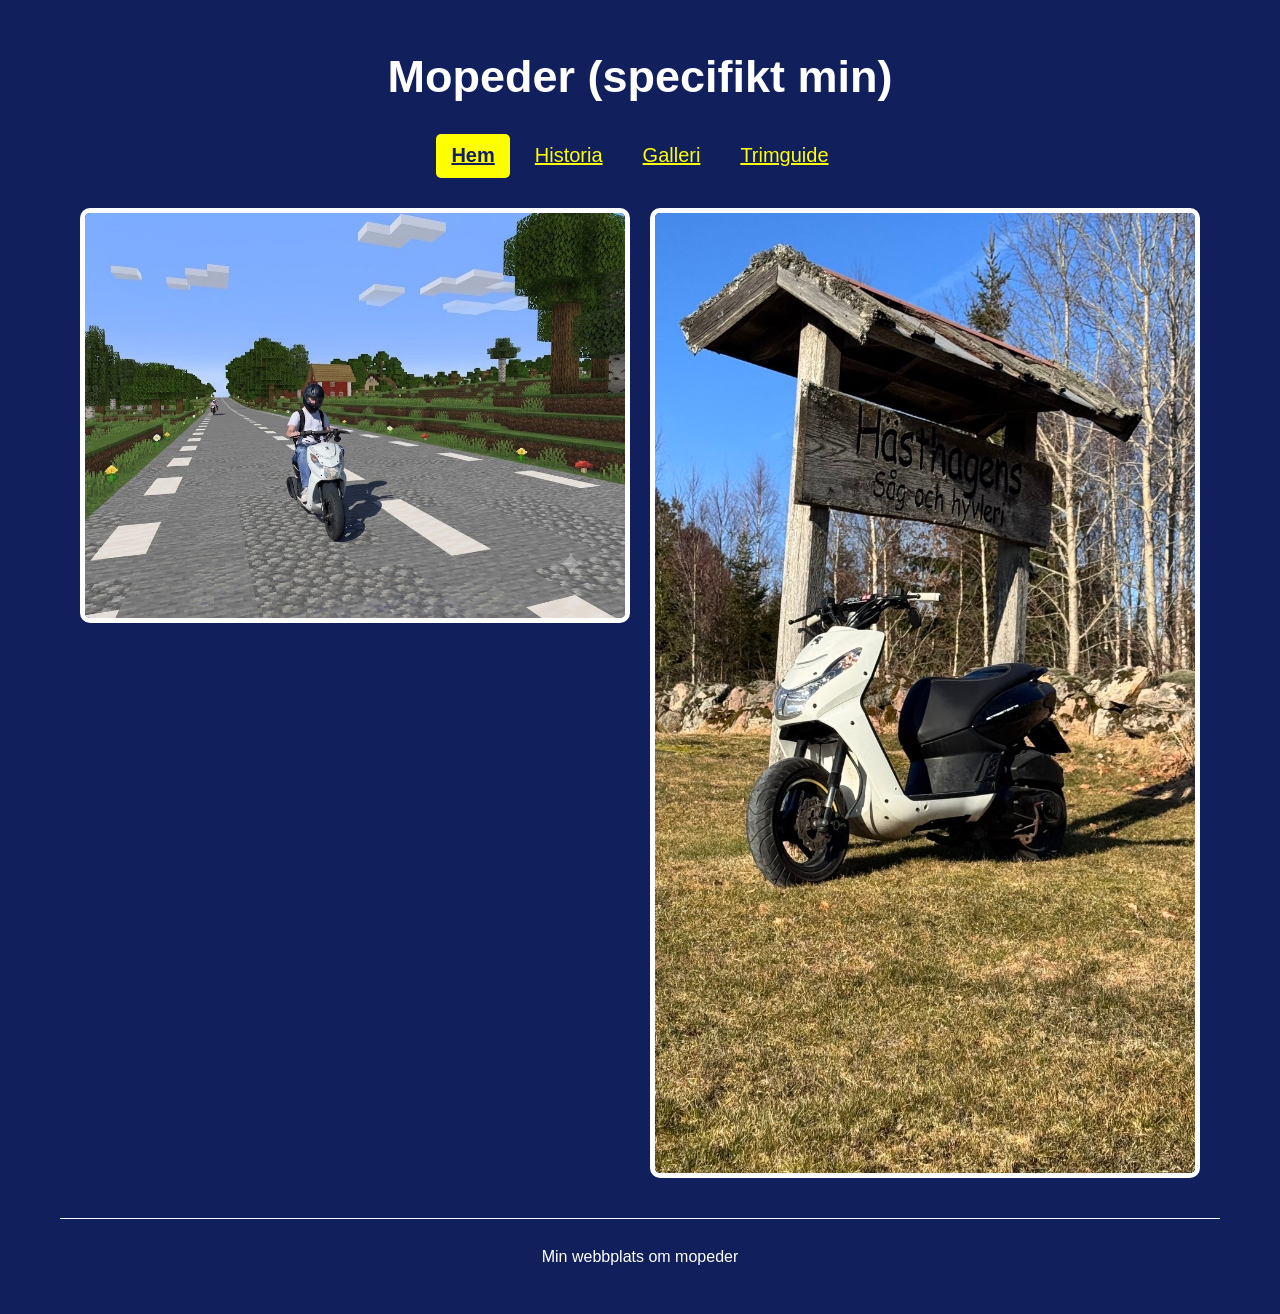
<file: index.html>
<!DOCTYPE html>
<html lang="sv">
<head>
  <meta charset="UTF-8">
  <meta name="viewport" content="width=device-width, initial-scale=1.0">
  <title>Mopeder</title>
  <link rel="stylesheet" href="mall.css">
</head>
<body>

<a href="#innehall" class="hoppa">Hoppa till innehållet</a>

<header>
  <h1>Mopeder (specifikt min)</h1>

  <nav class="lankar" aria-label="Huvudmeny">
    <a href="index.html" aria-current="page">Hem</a>
    <a href="sida1.html">Historia</a>
    <a href="sida2.html">Galleri</a>
    <a href="sida3.html">Trimguide</a>
  </nav>
</header>

<main id="innehall" tabindex="-1">
<div class="bilder">
  <img src="3.JPG" width="1024" height="768" class="bild" alt="En person på en vit moped på en väg i en Minecraft-miljö">
  <img src="12.JPG" width="878" height="1560" class="bild" alt="Min vita och svarta moped parkerad vid en träskylt på en gräsplan">
</div>
</main>

<footer>
  <p>Min webbplats om mopeder</p>
</footer>

</body>
</html>
</file>
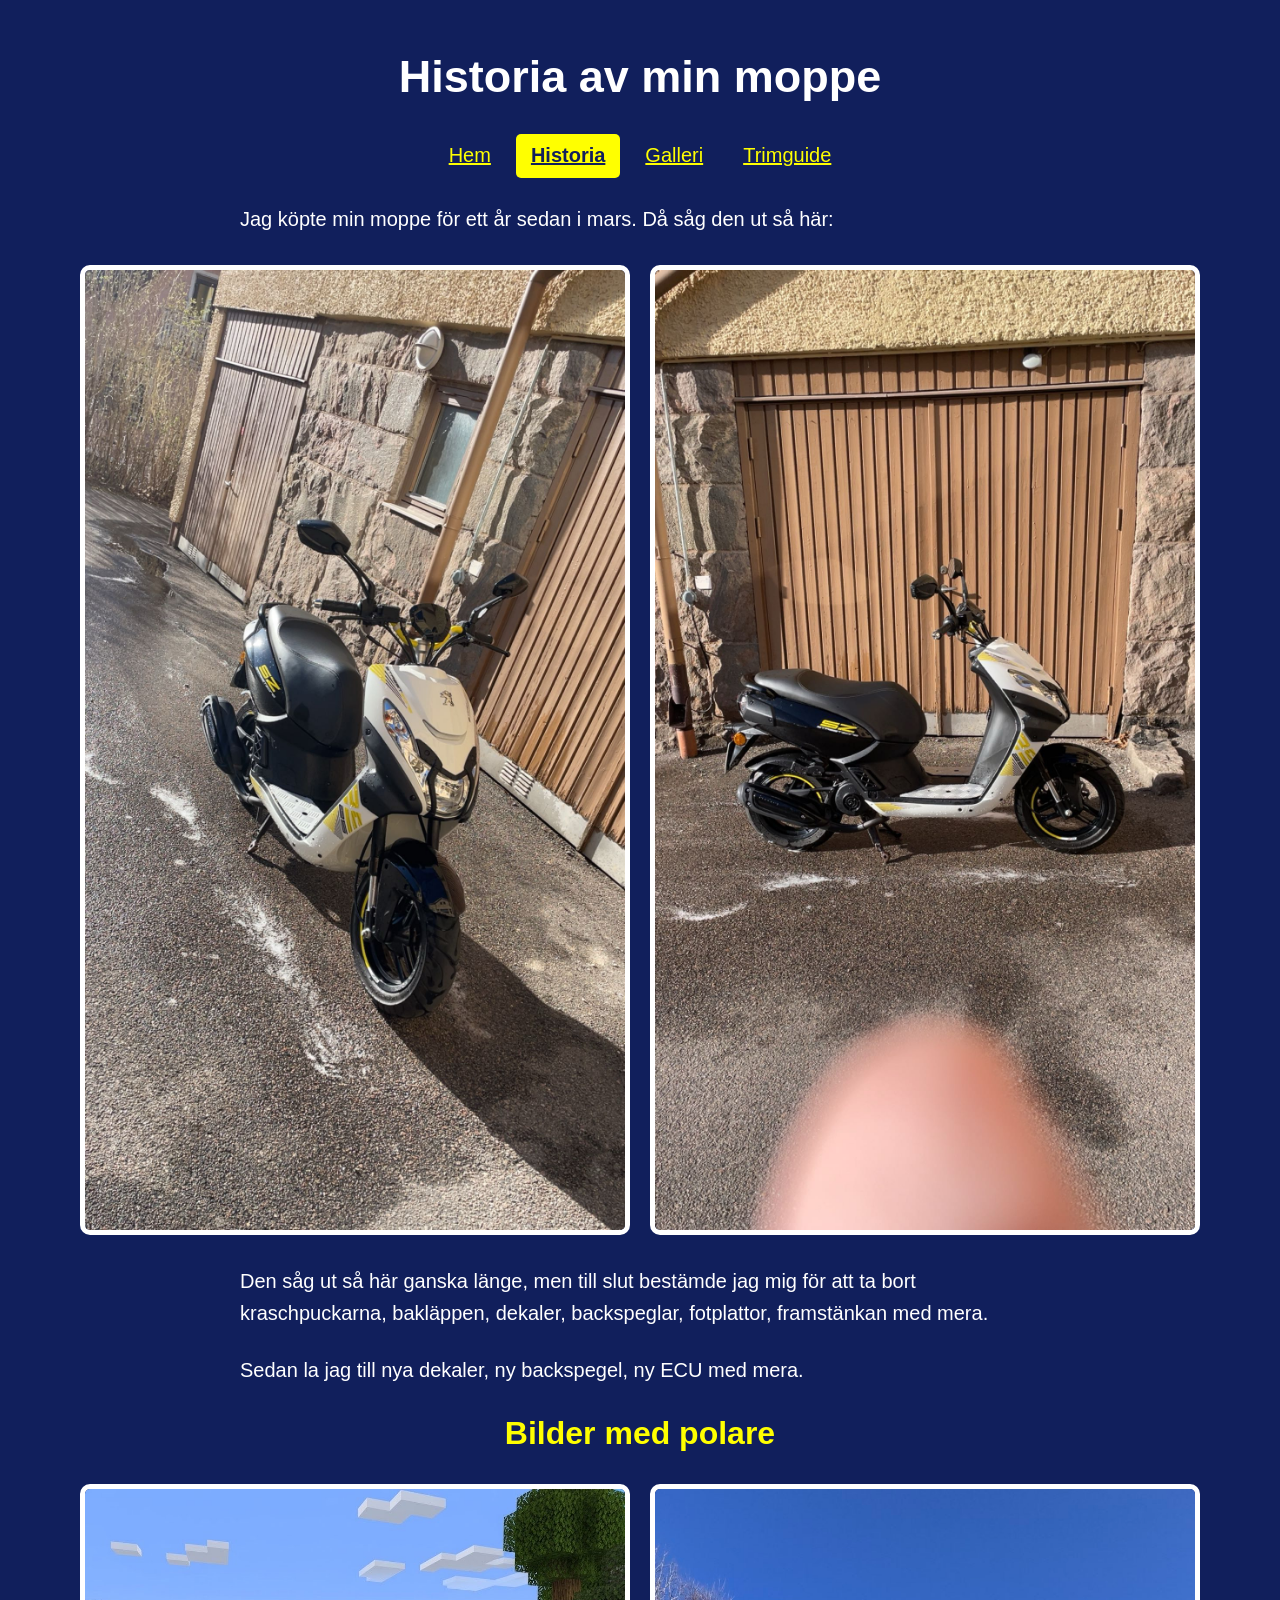
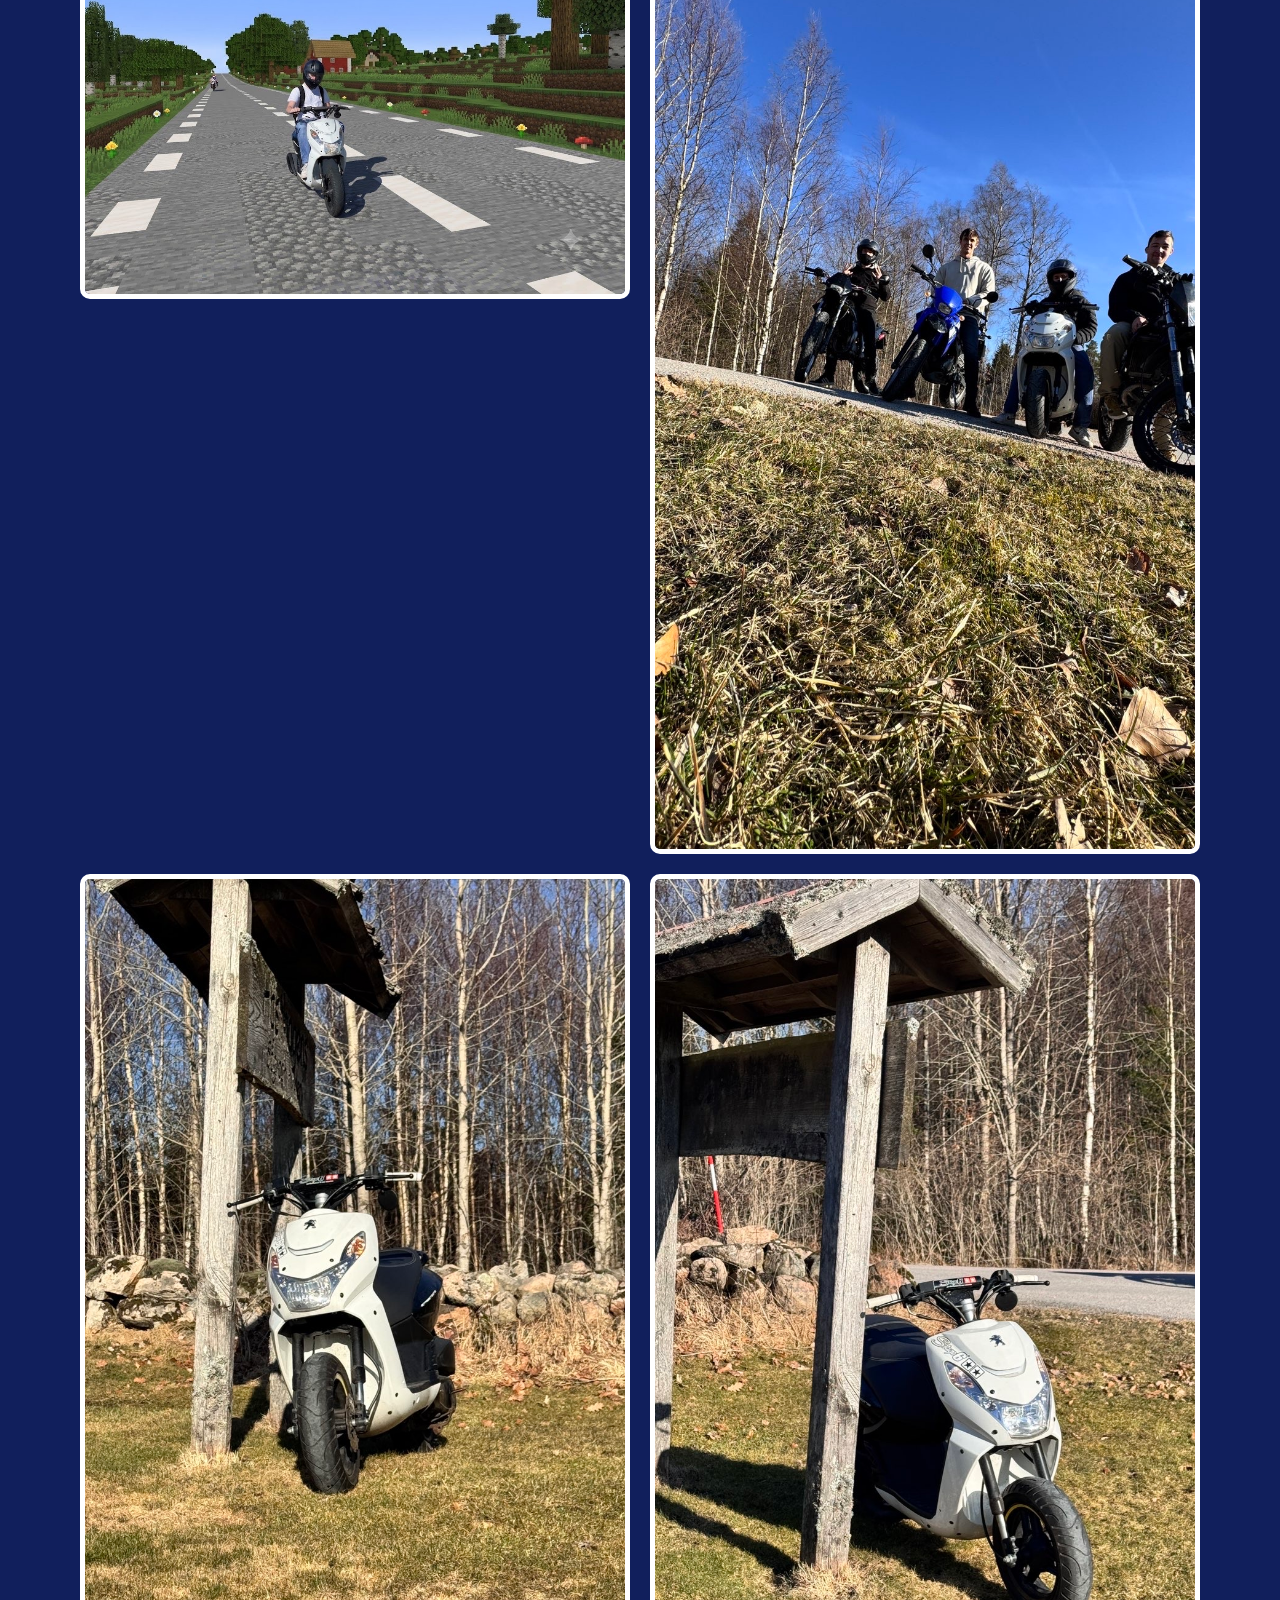
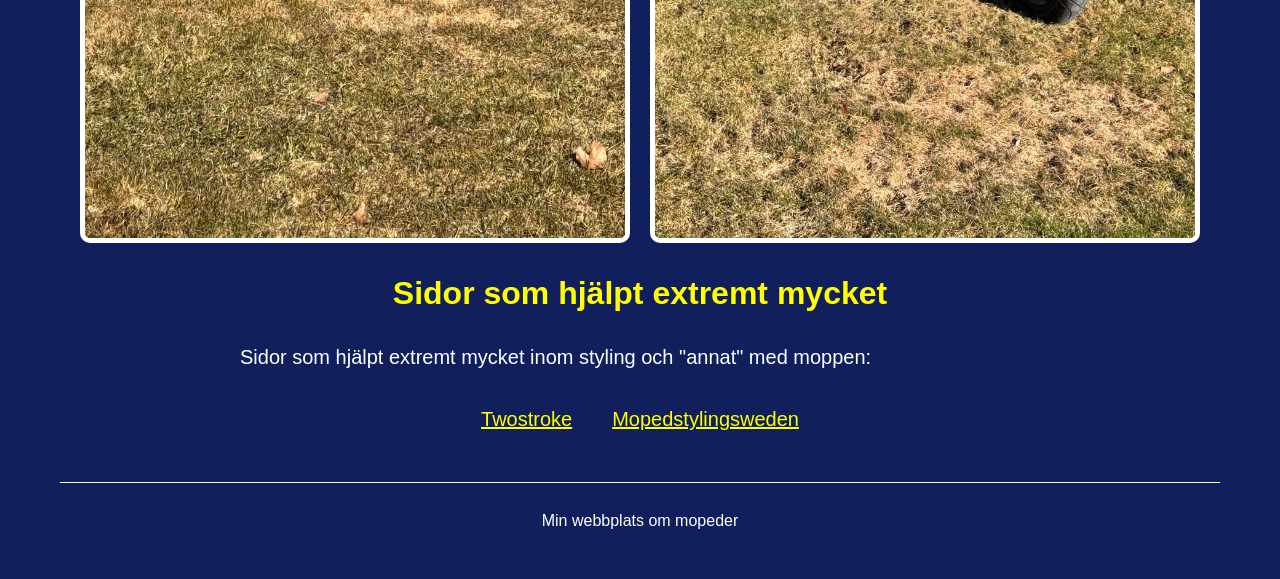
<file: sida1.html>
<!DOCTYPE html>
<html lang="sv">
<head>
  <meta charset="UTF-8">
  <meta name="viewport" content="width=device-width, initial-scale=1.0">
  <title>Mopeder - Historia</title>
  <link rel="stylesheet" href="mall.css">
</head>
<body>

<a href="#innehall" class="hoppa">Hoppa till innehållet</a>

<header>
  <h1>Historia av min moppe</h1>

  <nav class="lankar" aria-label="Huvudmeny">
    <a href="index.html">Hem</a>
    <a href="sida1.html" aria-current="page">Historia</a>
    <a href="sida2.html">Galleri</a>
    <a href="sida3.html">Trimguide</a>
  </nav>
</header>

<main id="innehall" tabindex="-1">
<p>Jag köpte min moppe för ett år sedan i mars. Då såg den ut så här:</p>

<div class="bilder">
  <img src="1.JPG" width="1242" height="2208" class="bild" alt="Min vita och svarta moped sedd snett framifrån utanför ett garage">
  <img src="2.JPG" width="1242" height="2208" class="bild" alt="Min moped sedd från sidan framför en garageport">
</div>

<p>Den såg ut så här ganska länge, men till slut bestämde jag mig för att ta bort kraschpuckarna, bakläppen, dekaler, backspeglar, fotplattor, framstänkan med mera.</p>

<p>Sedan la jag till nya dekaler, ny backspegel, ny ECU med mera.</p>

<h2>Bilder med polare</h2>

<div class="bilder">
  <img src="3.JPG" width="1024" height="768" class="bild" alt="En person på en vit moped på en väg i en Minecraft-miljö" loading="lazy">
  <img src="4.JPG" width="878" height="1560" class="bild" alt="Ett gäng personer med sina mopeder på en grässluttning" loading="lazy">
  <img src="5.JPG" width="878" height="1560" class="bild" alt="Min vita moped sedd framifrån vid en träskylt med skog bakom" loading="lazy">
  <img src="6.JPG" width="878" height="1560" class="bild" alt="Min vita moped sedd snett framifrån till höger om träskyltens stolpe" loading="lazy">
</div>

<h2>Sidor som hjälpt extremt mycket</h2>

<p>Sidor som hjälpt extremt mycket inom styling och "annat" med moppen:</p>

<div class="lankar">
  <a href="https://www.twostroke.se/">Twostroke</a>
  <a href="https://mopedstylingsweden.se/">Mopedstylingsweden</a>
</div>
</main>

<footer>
  <p>Min webbplats om mopeder</p>
</footer>

</body>
</html>
</file>
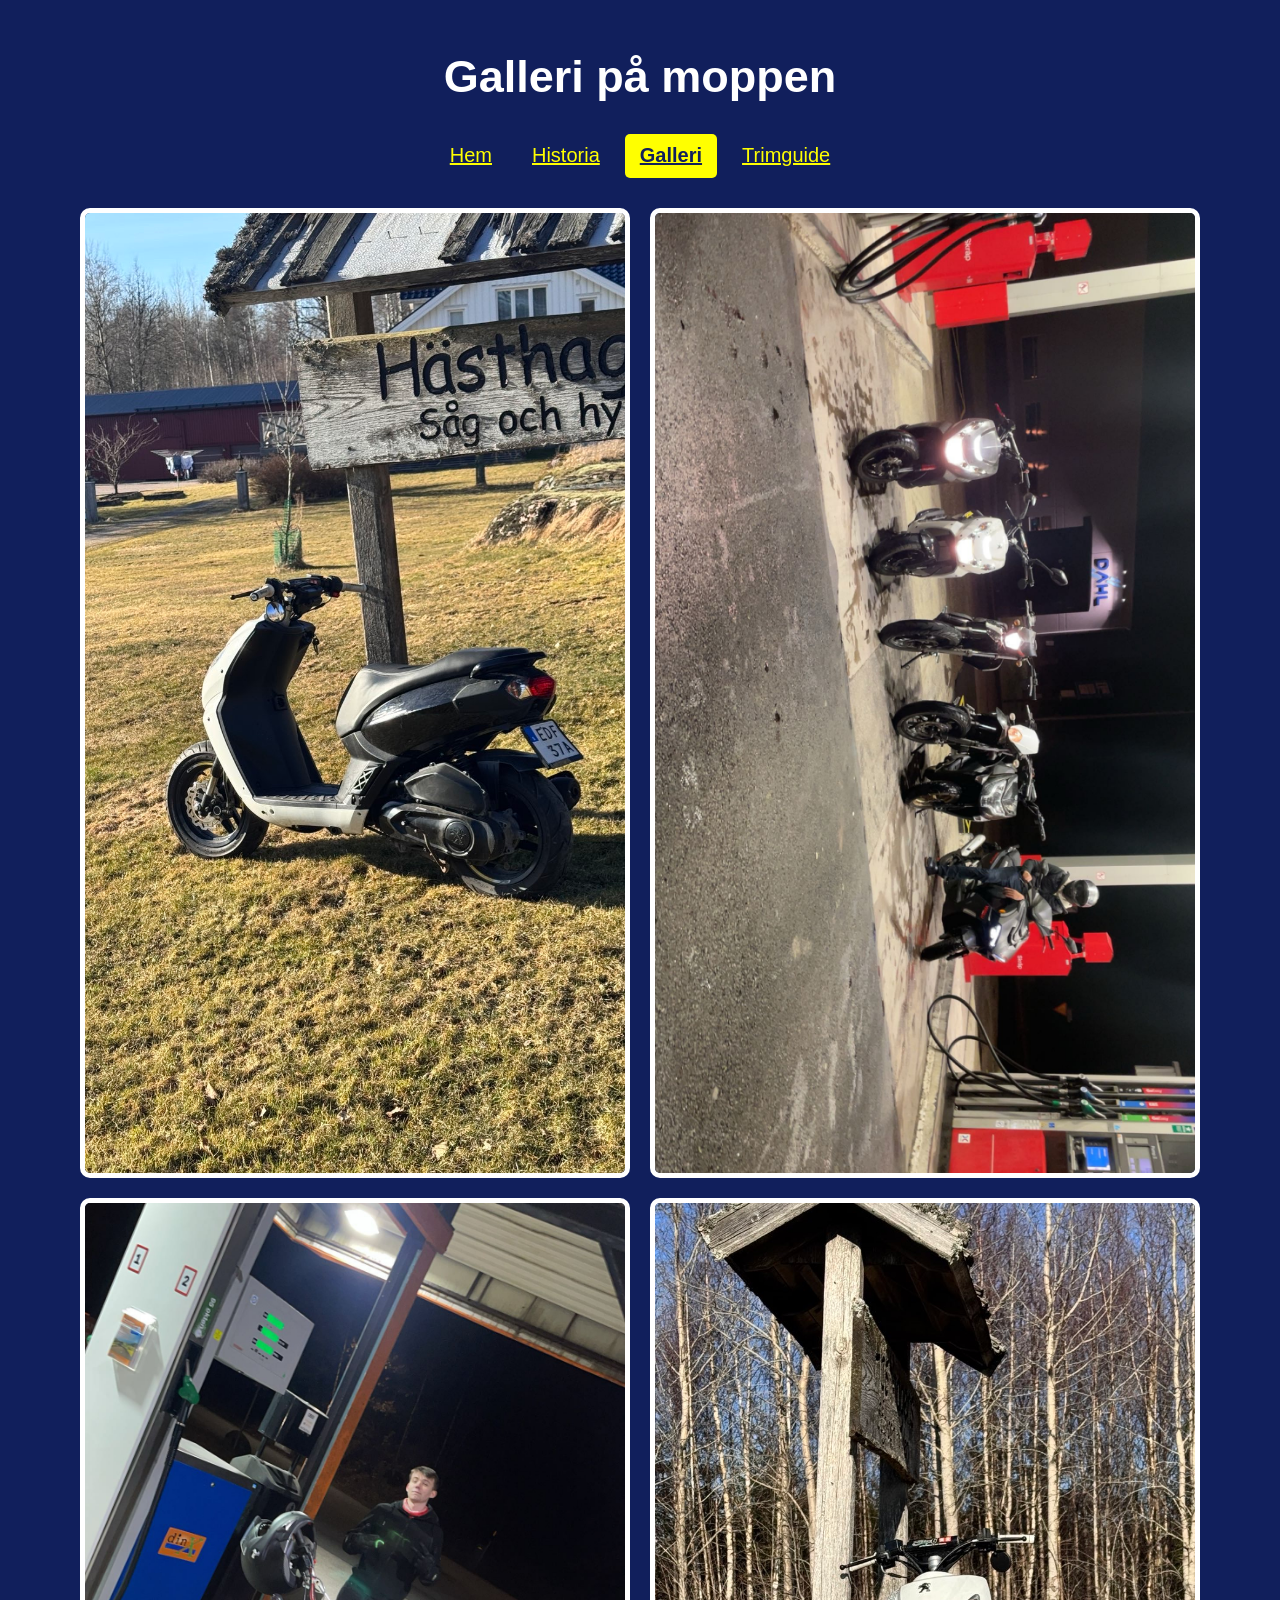
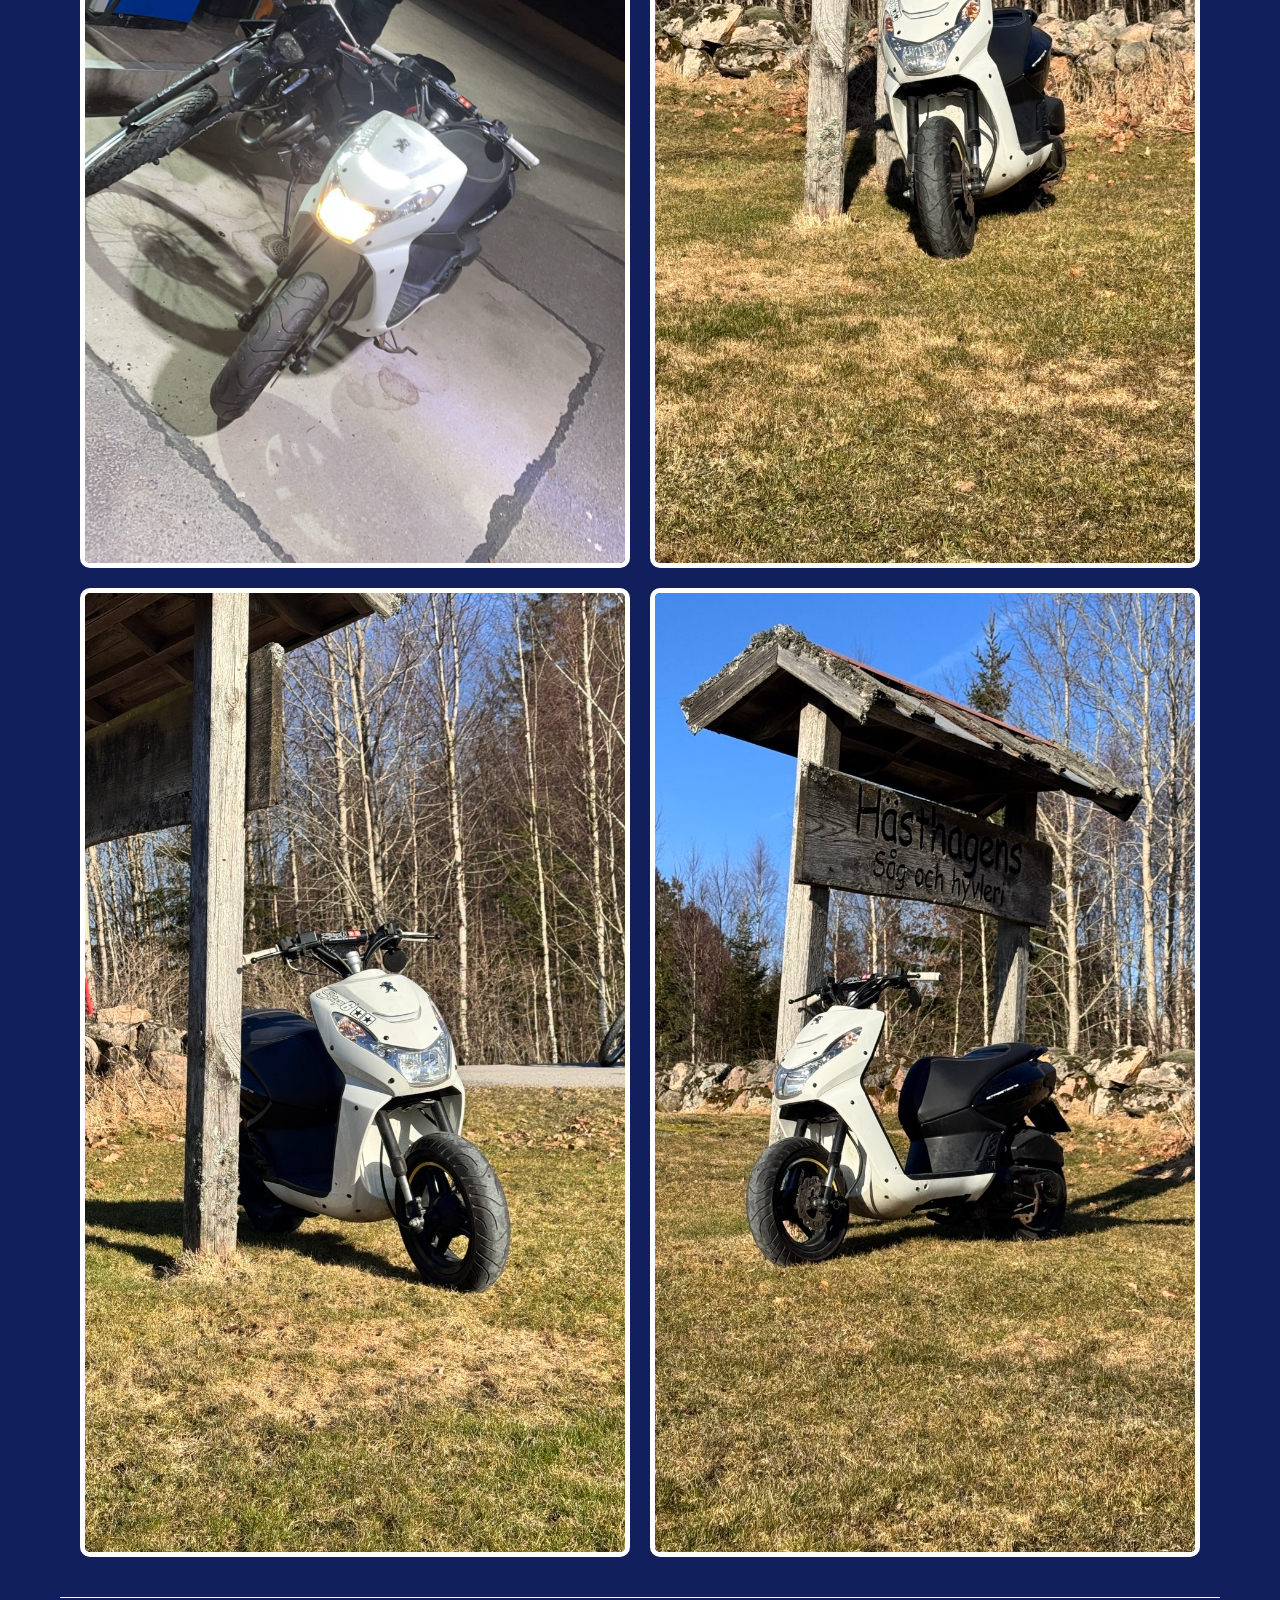
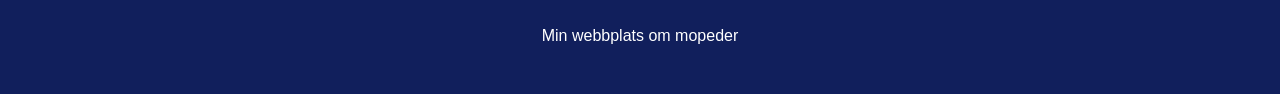
<file: sida2.html>
<!DOCTYPE html>
<html lang="sv">
<head>
  <meta charset="UTF-8">
  <meta name="viewport" content="width=device-width, initial-scale=1.0">
  <title>Mopeder - Galleri</title>
  <link rel="stylesheet" href="mall.css">
</head>
<body>

<a href="#innehall" class="hoppa">Hoppa till innehållet</a>

<header>
  <h1>Galleri på moppen</h1>

  <nav class="lankar" aria-label="Huvudmeny">
    <a href="index.html">Hem</a>
    <a href="sida1.html">Historia</a>
    <a href="sida2.html" aria-current="page">Galleri</a>
    <a href="sida3.html">Trimguide</a>
  </nav>
</header>

<main id="innehall" tabindex="-1">
<div class="bilder">
  <img src="7.JPG" width="878" height="1560" class="bild" alt="Min vita och svarta moped sedd från sidan på gräset bredvid en träskylt">
  <img src="8.JPG" width="1242" height="2208" class="bild" alt="Flera mopeder med tända strålkastare vid en bensinstation på kvällen">
  <img src="9.JPG" width="1238" height="2200" class="bild" alt="En person på en vit moped vid en bränslepump på kvällen" loading="lazy">
  <img src="10.JPG" width="878" height="1560" class="bild" alt="Min vita moped sedd framifrån nedanför en träskylt vid skogen" loading="lazy">
  <img src="11.JPG" width="878" height="1560" class="bild" alt="Min vita moped sedd snett framifrån på gräset framför skogen" loading="lazy">
  <img src="12.JPG" width="878" height="1560" class="bild" alt="Min vita och svarta moped parkerad vid en träskylt på en gräsplan" loading="lazy">
</div>
</main>

<footer>
  <p>Min webbplats om mopeder</p>
</footer>

</body>
</html>
</file>
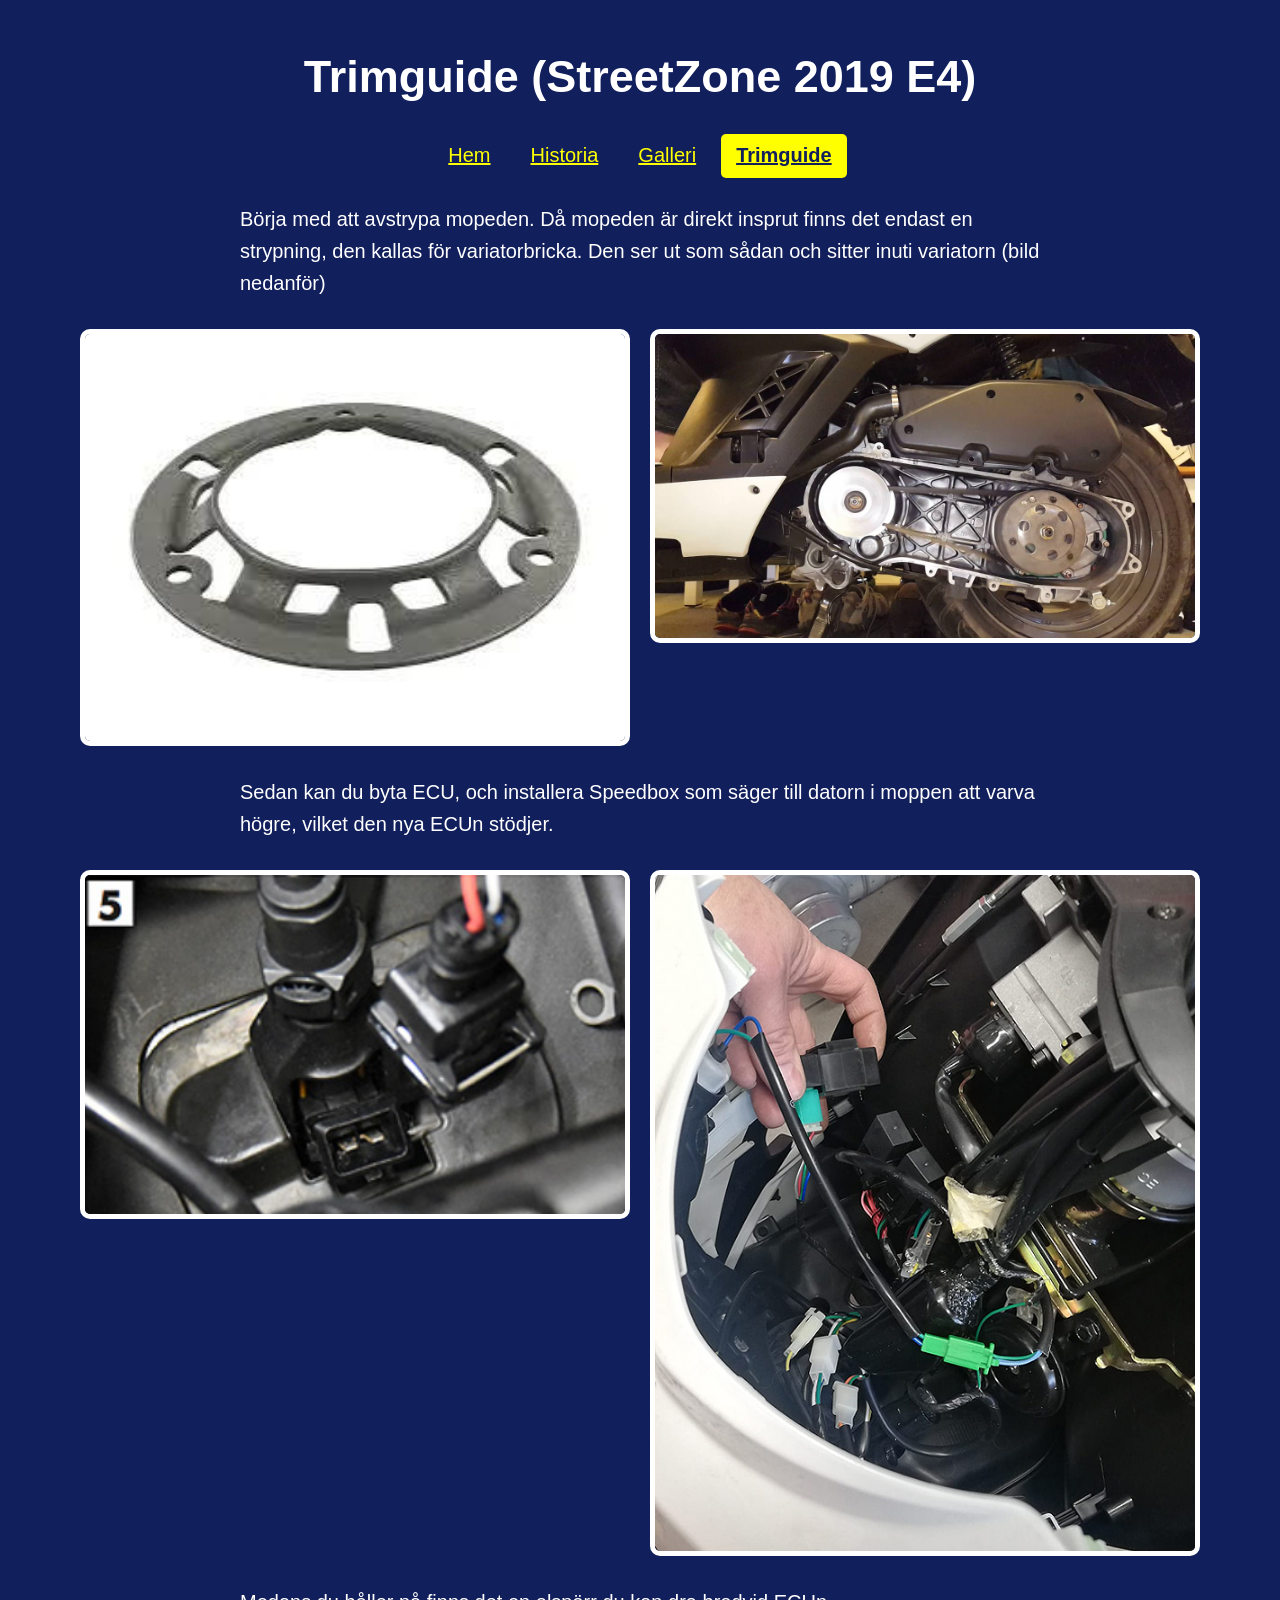
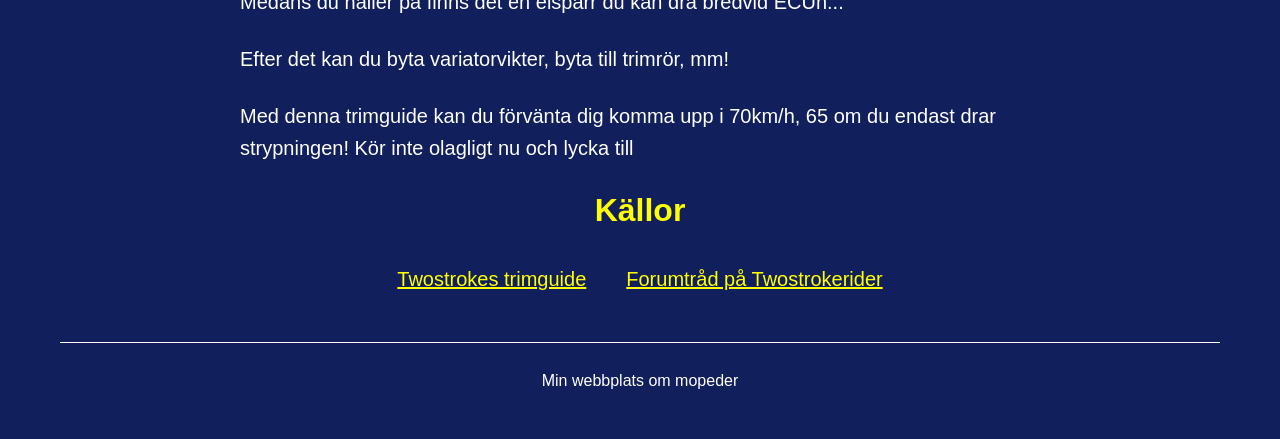
<file: sida3.html>
<!DOCTYPE html>
<html lang="sv">
<head>
  <meta charset="UTF-8">
  <meta name="viewport" content="width=device-width, initial-scale=1.0">
  <title>Mopeder - Trimguide</title>
  <link rel="stylesheet" href="mall.css">
</head>
<body>

<a href="#innehall" class="hoppa">Hoppa till innehållet</a>

<header>
  <h1>Trimguide (StreetZone 2019 E4)</h1>

  <nav class="lankar" aria-label="Huvudmeny">
    <a href="index.html">Hem</a>
    <a href="sida1.html">Historia</a>
    <a href="sida2.html">Galleri</a>
    <a href="sida3.html" aria-current="page">Trimguide</a>
  </nav>
</header>

<main id="innehall" tabindex="-1">
<p>Börja med att avstrypa mopeden. Då mopeden är direkt insprut finns det endast en strypning, den kallas för variatorbricka. Den ser ut som sådan och sitter inuti variatorn (bild nedanför)</p>

<div class="bilder">
  <img src="vbricka.jpg" width="299" height="225" class="bild" alt="En rund variatorbricka av metall med hål längs kanten">
  <img src="variator.jpg" width="1280" height="720" class="bild" alt="Mopedens öppna transmissionskåpa med variator och drivrem synliga">
</div>

<p>Sedan kan du byta ECU, och installera Speedbox som säger till datorn i moppen att varva högre, vilket den nya ECUn stödjer.</p>

<div class="bilder">
  <img src="ecu.png" width="428" height="269" class="bild" alt="Närbild på elektriska kontakter och kablar vid mopedens elektronik" loading="lazy">
  <img src="speedbox.jpg" width="600" height="751" class="bild" alt="En hand som håller en elektrisk kontakt ovanför mopedens kablage" loading="lazy">
</div>

<p>Medans du håller på finns det en elspärr du kan dra bredvid ECUn...</p>
<p>Efter det kan du byta variatorvikter, byta till trimrör, mm!</p>

<p>Med denna trimguide kan du förvänta dig komma upp i 70km/h, 65 om du endast drar strypningen! Kör inte olagligt nu och lycka till</p>

<h2>Källor</h2>

<div class="lankar">
  <a href="https://www.twostroke.se/mopedguider/trimning/peugeot-streetzone-efi-e4-setuper">Twostrokes trimguide</a>
  <a href="https://www.twostrokerider.se/forum/viewtopic.php?t=63739">Forumtråd på Twostrokerider</a>
</div>
</main>

<footer>
  <p>Min webbplats om mopeder</p>
</footer>

</body>
</html>
</file>
<file: mall.css>
* {
  box-sizing: border-box;
}

body {
  background-color: #111f5c;
  color: white;
  font-family: Verdana, sans-serif;
  margin: 0 auto;
  padding: 20px;
  max-width: 1200px;
  overflow-wrap: break-word;
}

h1 {
  text-align: center;
  font-size: 45px;
  line-height: 1.2;
}

h2 {
  color: yellow;
  text-align: center;
  font-size: 32px;
  line-height: 1.3;
}

p {
  font-size: 20px;
  max-width: 800px;
  margin: 25px auto;
  line-height: 1.6;
}

.bilder {
  display: flex;
  justify-content: center;
  align-items: flex-start;
  flex-wrap: wrap;
  gap: 20px;
  margin: 30px 0;
}

.lankar {
  display: flex;
  justify-content: center;
  flex-wrap: wrap;
  gap: 10px;
  margin: 20px 0;
}

.bild {
  width: calc(50% - 10px);
  max-width: 550px;
  height: auto;
  border: 5px solid white;
  border-radius: 10px;
}

a {
  display: inline-block;
  max-width: 100%;
  min-height: 44px;
  font-size: 20px;
  color: yellow;
  text-align: center;
  padding: 10px 15px;
  border-radius: 5px;
}

a:hover {
  color: white;
}

a[aria-current="page"] {
  background-color: yellow;
  color: #111f5c;
  font-weight: bold;
}

a:focus-visible {
  outline: 3px solid white;
  outline-offset: 3px;
}

.hoppa {
  position: absolute;
  left: -9999px;
}

.hoppa:focus {
  left: 12px;
  top: 12px;
  max-width: calc(100% - 24px);
  background-color: yellow;
  color: #111f5c;
}

footer {
  border-top: 1px solid white;
  margin-top: 40px;
}

footer p {
  text-align: center;
  font-size: 16px;
}

@media only screen and (max-width: 700px) {
  body {
    padding: 12px;
  }

  h1 {
    font-size: 32px;
  }

  h2 {
    font-size: 26px;
  }

  p {
    font-size: 18px;
  }

  .bild {
    width: 100%;
  }
}
</file>
